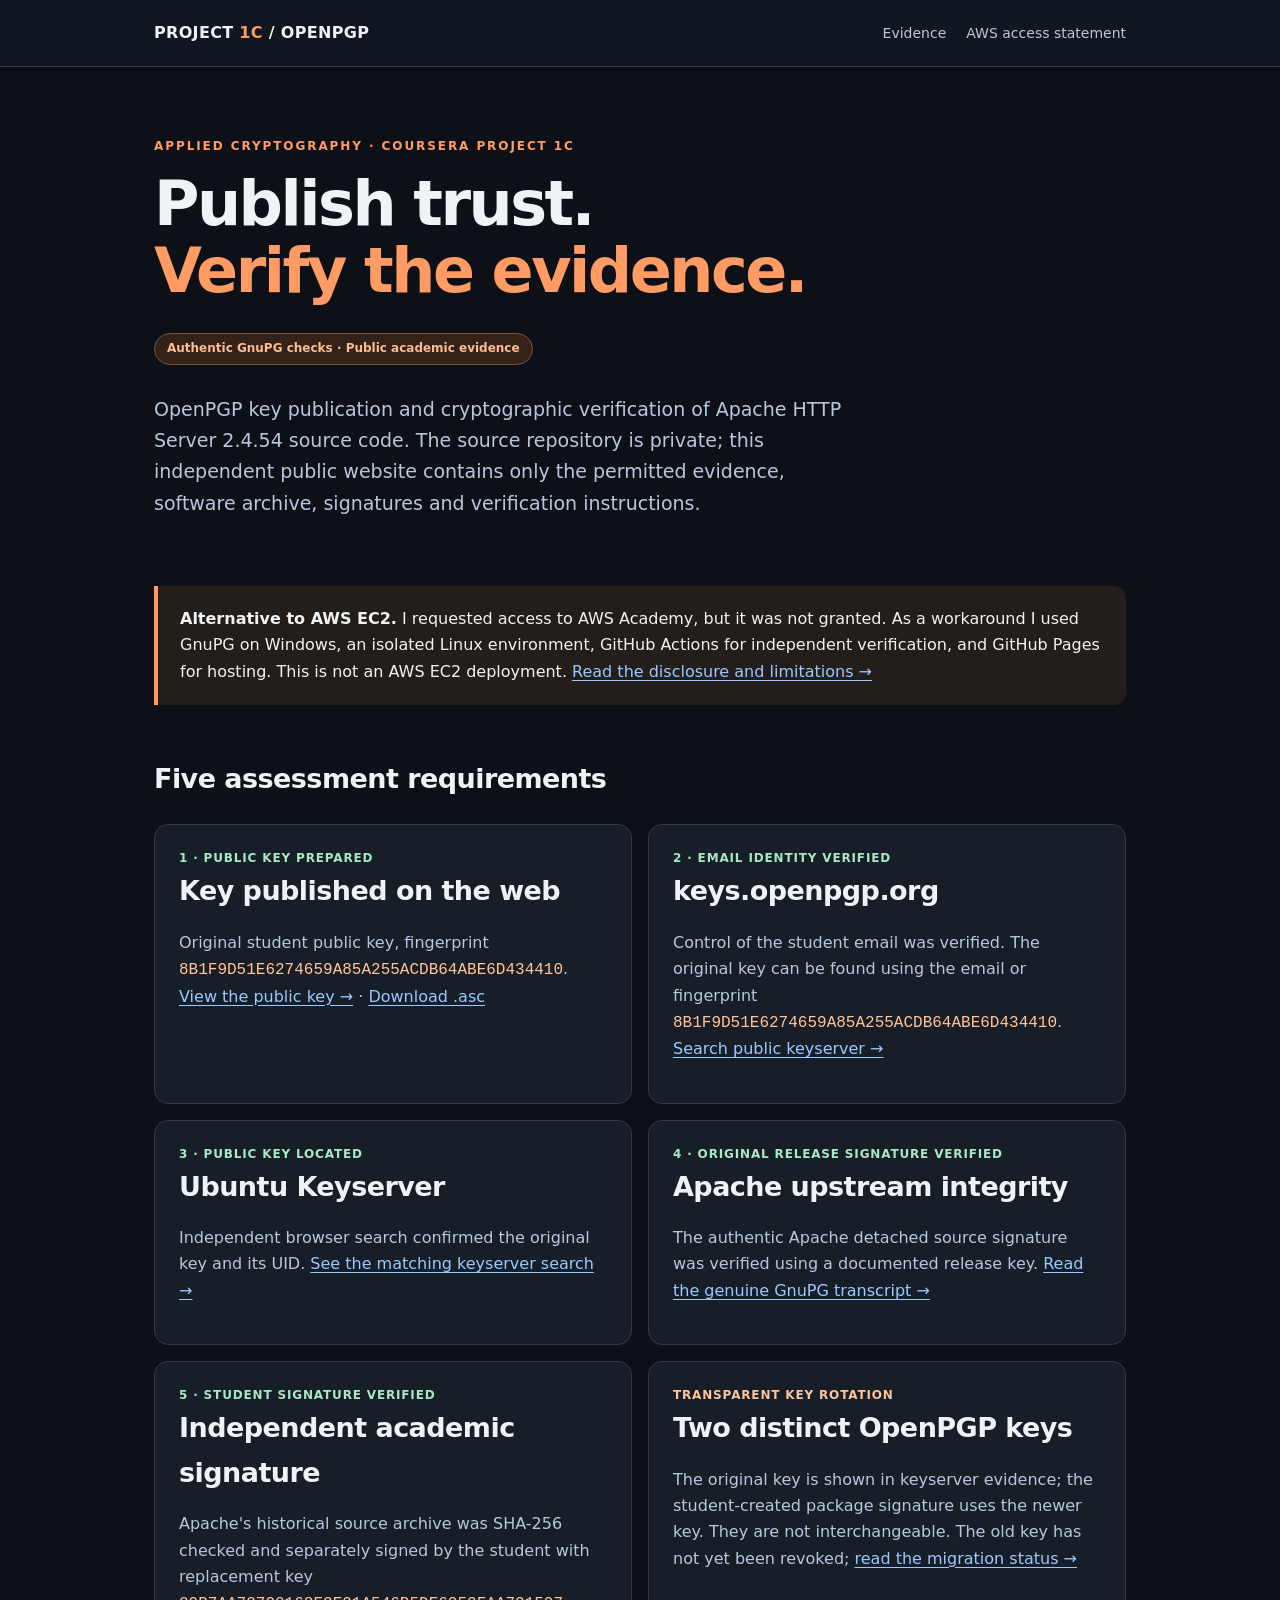
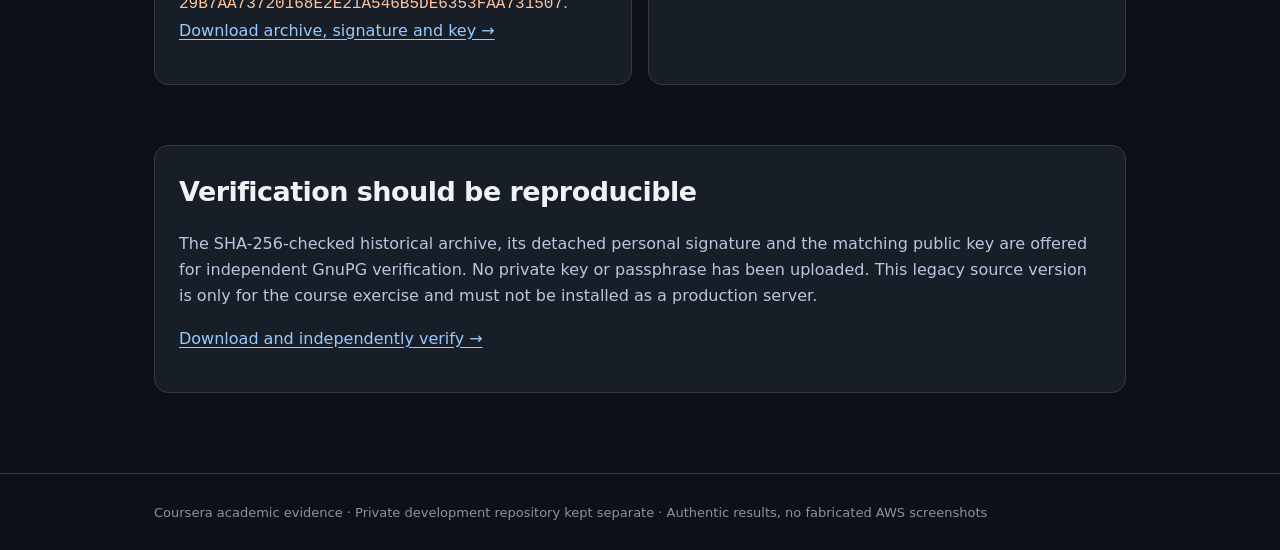
<file: index.html>
<!doctype html>
<html lang="en"><head><meta charset="utf-8"><meta name="viewport" content="width=device-width,initial-scale=1"><meta name="description" content="Coursera Project 1c: verified OpenPGP software signatures and transparent AWS alternative"><title>Project 1c | OpenPGP Verification Evidence</title><link rel="stylesheet" href="assets/site.css"></head><body>
<header class="nav"><div class="wrap"><a class="logo" href="./">PROJECT <span>1C</span> / OPENPGP</a><nav><a href="pgp/">Evidence</a><a href="statement.html">AWS access statement</a></nav></div></header>
<main class="wrap">
<section class="hero"><div class="eyebrow">Applied cryptography · Coursera Project 1c</div><h1>Publish trust.<br><span style="color:#ff9b63">Verify the evidence.</span></h1>
<span class="pill">Authentic GnuPG checks · Public academic evidence</span>
<p>OpenPGP key publication and cryptographic verification of Apache HTTP Server 2.4.54 source code. The source repository is private; this independent public website contains only the permitted evidence, software archive, signatures and verification instructions.</p></section>
<section class="notice"><p><strong>Alternative to AWS EC2.</strong> I requested access to AWS Academy, but it was not granted. As a workaround I used GnuPG on Windows, an isolated Linux environment, GitHub Actions for independent verification, and GitHub Pages for hosting. This is not an AWS EC2 deployment. <a href="statement.html">Read the disclosure and limitations →</a></p></section>
<section class="section"><h2>Five assessment requirements</h2><div class="grid">
<article class="card"><div class="status completed">1 · Public key prepared</div><h2>Key published on the web</h2><p>Original student public key, fingerprint <code>8B1F9D51E6274659A85A255ACDB64ABE6D434410</code>. <a href="pgp/public-key.html">View the public key →</a> · <a href="pgp/mypubkey.asc">Download .asc</a></p></article>
<article class="card"><div class="status completed">2 · Email identity verified</div><h2>keys.openpgp.org</h2><p>Control of the student email was verified. The original key can be found using the email or fingerprint <code>8B1F9D51E6274659A85A255ACDB64ABE6D434410</code>. <a href="https://keys.openpgp.org/">Search public keyserver →</a></p></article>
<article class="card"><div class="status completed">3 · Public key located</div><h2>Ubuntu Keyserver</h2><p>Independent browser search confirmed the original key and its UID. <a href="https://keyserver.ubuntu.com/pks/lookup?search=0x8B1F9D51E6274659A85A255ACDB64ABE6D434410&amp;fingerprint=on&amp;op=index">See the matching keyserver search →</a></p></article>
<article class="card"><div class="status completed">4 · Original release signature verified</div><h2>Apache upstream integrity</h2><p>The authentic Apache detached source signature was verified using a documented release key. <a href="pgp/httpdVerified.html">Read the genuine GnuPG transcript →</a></p></article>
<article class="card"><div class="status completed">5 · Student signature verified</div><h2>Independent academic signature</h2><p>Apache's historical source archive was SHA-256 checked and separately signed by the student with replacement key <code>29B7AA73720168E2E21A546B5DE6353FAA731507</code>. <a href="pgp/myhttpd.html">Download archive, signature and key →</a></p></article>
<article class="card"><div class="status">Transparent key rotation</div><h2>Two distinct OpenPGP keys</h2><p>The original key is shown in keyserver evidence; the student-created package signature uses the newer key. They are not interchangeable. The old key has not yet been revoked; <a href="statement.html">read the migration status →</a></p></article>
</div></section><section class="section"><article class="card"><h2>Verification should be reproducible</h2><p>The SHA-256-checked historical archive, its detached personal signature and the matching public key are offered for independent GnuPG verification. No private key or passphrase has been uploaded. This legacy source version is only for the course exercise and must not be installed as a production server.</p><p><a href="pgp/myhttpd.html">Download and independently verify →</a></p></article></section>
</main><footer class="footer"><div class="wrap">Coursera academic evidence · Private development repository kept separate · Authentic results, no fabricated AWS screenshots</div></footer></body></html>
</file>
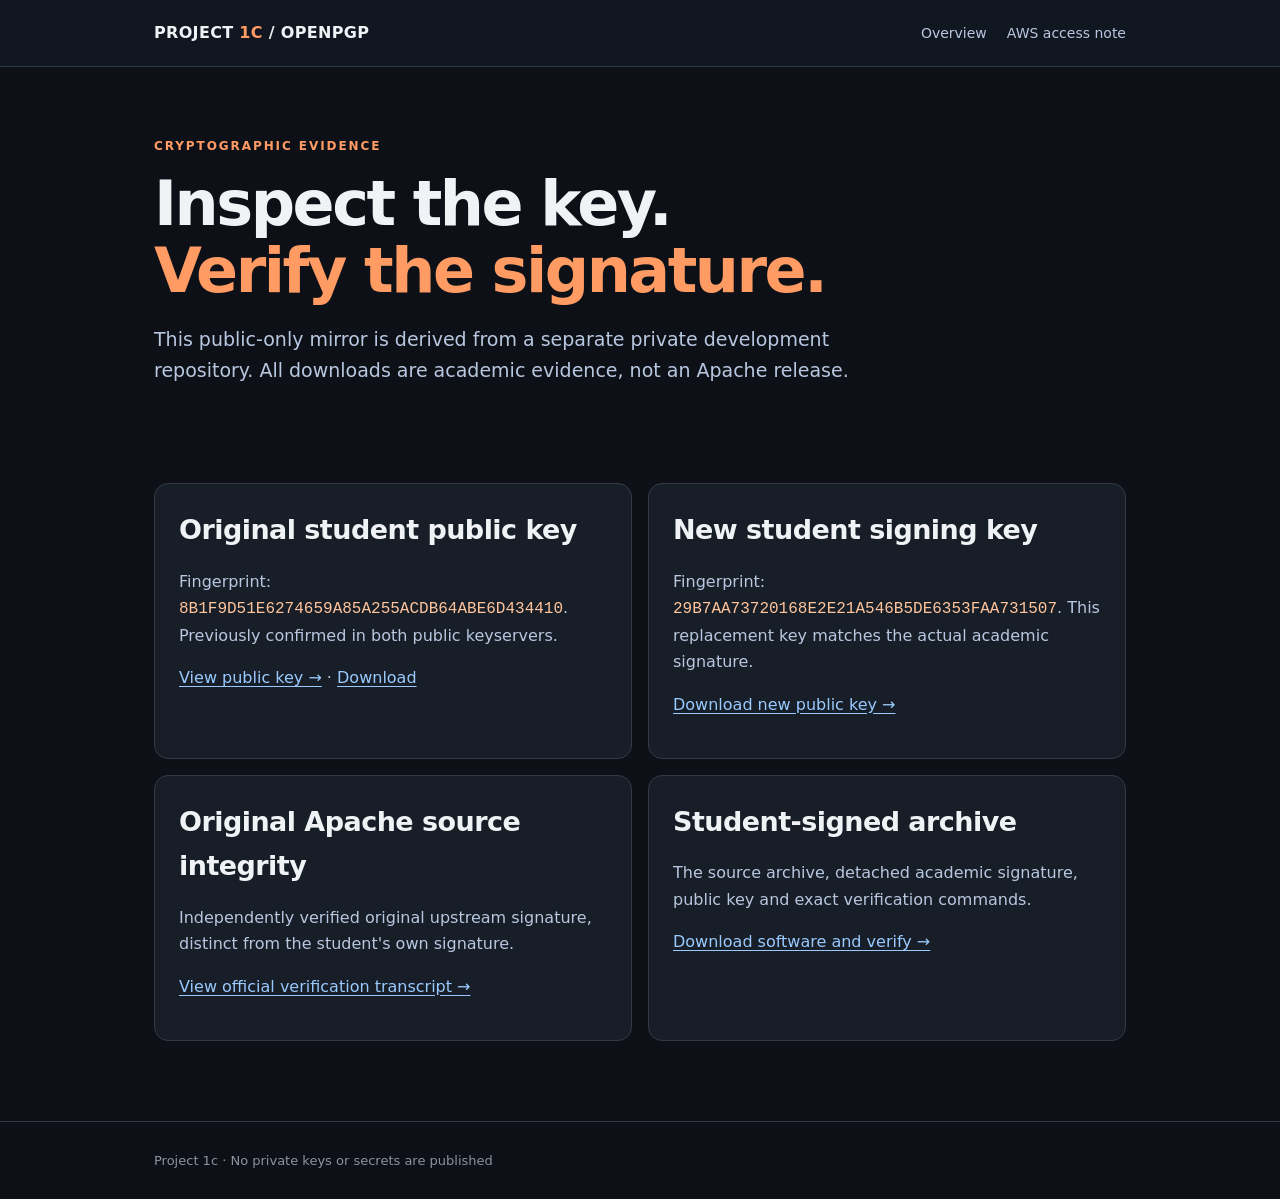
<file: pgp/index.html>
<!doctype html><html lang="en"><head><meta charset="utf-8"><meta name="viewport" content="width=device-width,initial-scale=1"><title>Public GPG Evidence | Project 1c</title><link rel="stylesheet" href="../assets/site.css"></head><body><header class="nav"><div class="wrap"><a class="logo" href="../">PROJECT <span>1C</span> / OPENPGP</a><nav><a href="../">Overview</a><a href="../statement.html">AWS access note</a></nav></div></header><main class="wrap"><section class="hero"><div class="eyebrow">Cryptographic evidence</div><h1>Inspect the key.<br><span style="color:#ff9b63">Verify the signature.</span></h1><p>This public-only mirror is derived from a separate private development repository. All downloads are academic evidence, not an Apache release.</p></section><section class="section"><div class="grid">
<article class="card"><h2>Original student public key</h2><p>Fingerprint: <code>8B1F9D51E6274659A85A255ACDB64ABE6D434410</code>. Previously confirmed in both public keyservers.</p><p><a href="public-key.html">View public key →</a> · <a href="mypubkey.asc">Download</a></p></article>
<article class="card"><h2>New student signing key</h2><p>Fingerprint: <code>29B7AA73720168E2E21A546B5DE6353FAA731507</code>. This replacement key matches the actual academic signature.</p><p><a href="mypubkey-new.asc">Download new public key →</a></p></article>
<article class="card"><h2>Original Apache source integrity</h2><p>Independently verified original upstream signature, distinct from the student's own signature.</p><p><a href="httpdVerified.html">View official verification transcript →</a></p></article>
<article class="card"><h2>Student-signed archive</h2><p>The source archive, detached academic signature, public key and exact verification commands.</p><p><a href="myhttpd.html">Download software and verify →</a></p></article>
</div></section></main><footer class="footer"><div class="wrap">Project 1c · No private keys or secrets are published</div></footer></body></html>
</file>
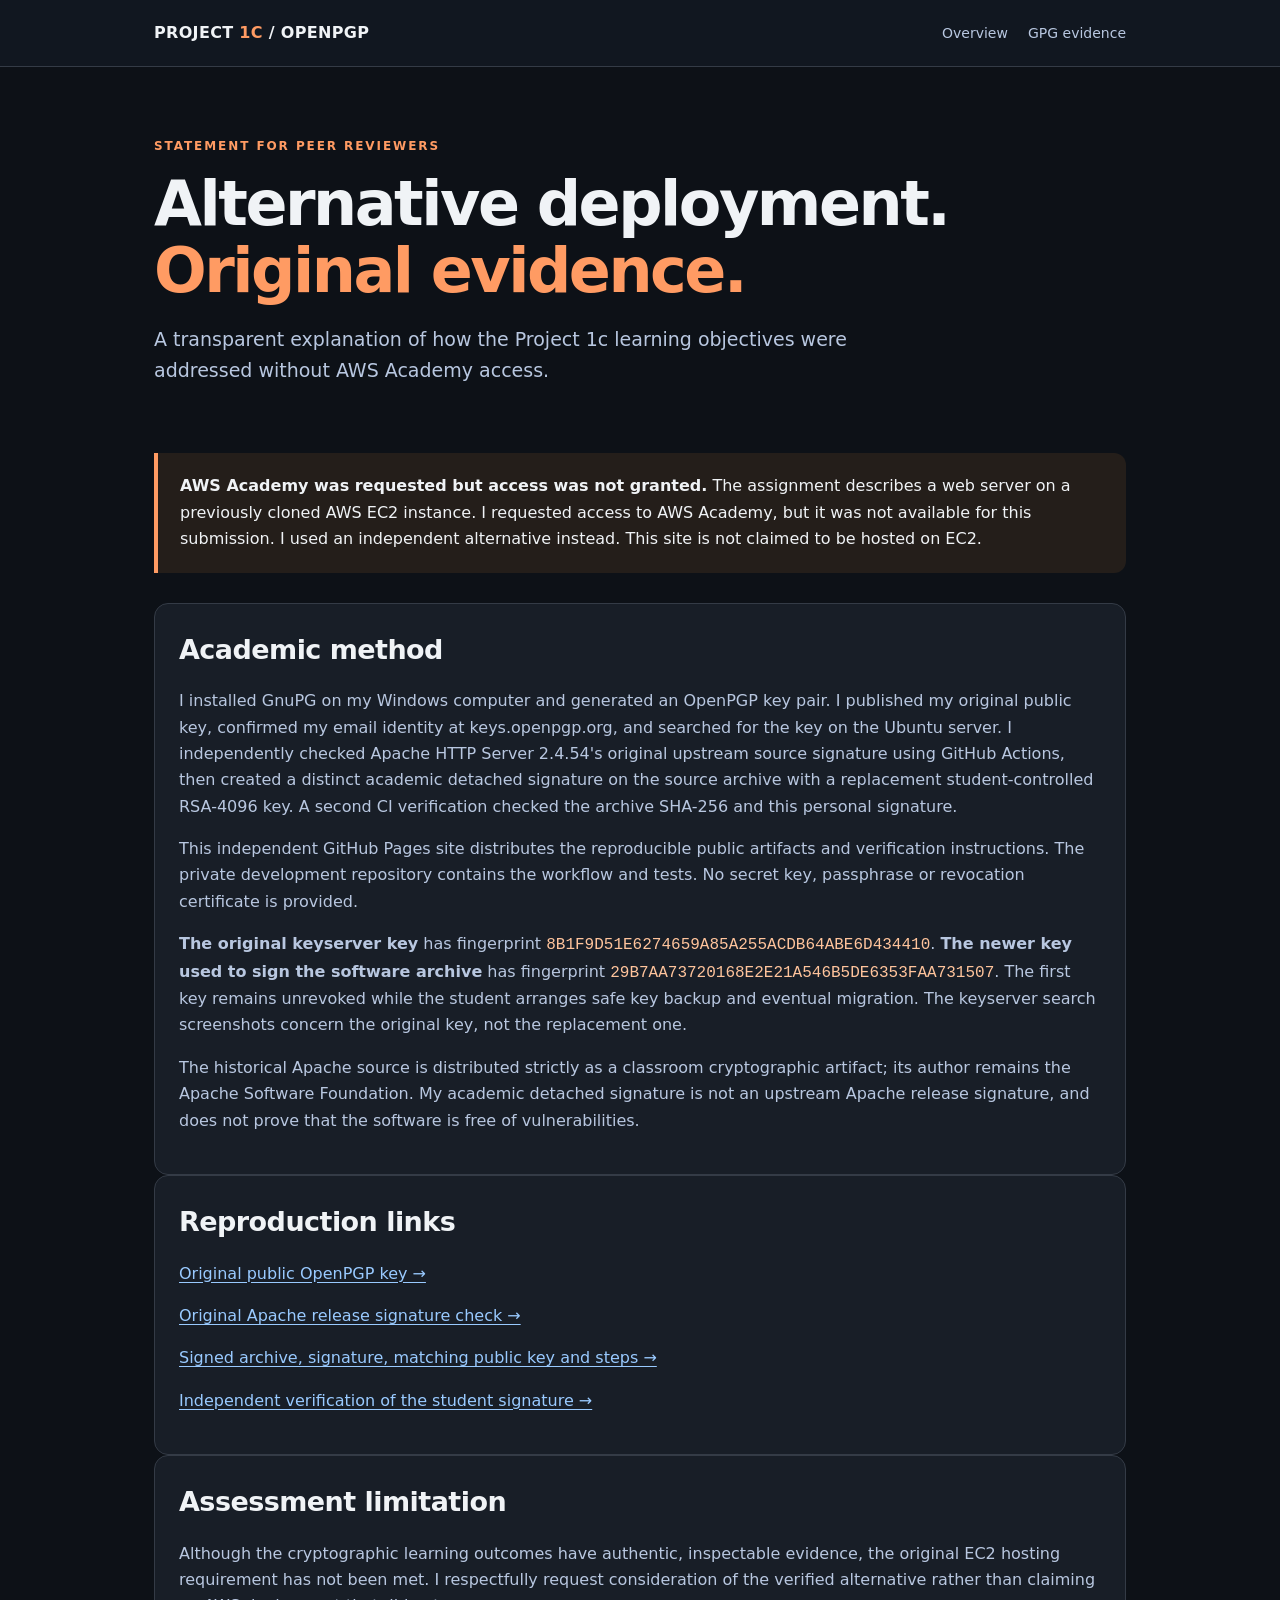
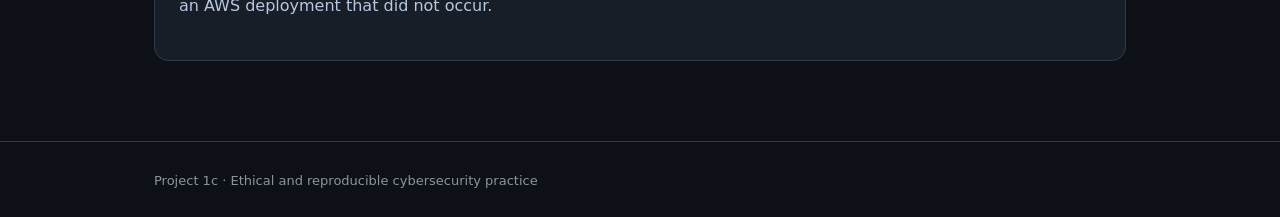
<file: statement.html>
<!doctype html><html lang="en"><head><meta charset="utf-8"><meta name="viewport" content="width=device-width,initial-scale=1"><title>AWS Academy Access Statement | Project 1c</title><link rel="stylesheet" href="assets/site.css"></head><body><header class="nav"><div class="wrap"><a class="logo" href="./">PROJECT <span>1C</span> / OPENPGP</a><nav><a href="./">Overview</a><a href="pgp/">GPG evidence</a></nav></div></header><main class="wrap"><section class="hero"><div class="eyebrow">Statement for peer reviewers</div><h1>Alternative deployment.<br><span style="color:#ff9b63">Original evidence.</span></h1><p>A transparent explanation of how the Project 1c learning objectives were addressed without AWS Academy access.</p></section>
<section class="notice"><p><strong>AWS Academy was requested but access was not granted.</strong> The assignment describes a web server on a previously cloned AWS EC2 instance. I requested access to AWS Academy, but it was not available for this submission. I used an independent alternative instead. This site is not claimed to be hosted on EC2.</p></section>
<section class="section"><article class="card"><h2>Academic method</h2><p>I installed GnuPG on my Windows computer and generated an OpenPGP key pair. I published my original public key, confirmed my email identity at keys.openpgp.org, and searched for the key on the Ubuntu server. I independently checked Apache HTTP Server 2.4.54's original upstream source signature using GitHub Actions, then created a distinct academic detached signature on the source archive with a replacement student-controlled RSA-4096 key. A second CI verification checked the archive SHA-256 and this personal signature.</p>
<p>This independent GitHub Pages site distributes the reproducible public artifacts and verification instructions. The private development repository contains the workflow and tests. No secret key, passphrase or revocation certificate is provided.</p>
<p><strong>The original keyserver key</strong> has fingerprint <code>8B1F9D51E6274659A85A255ACDB64ABE6D434410</code>. <strong>The newer key used to sign the software archive</strong> has fingerprint <code>29B7AA73720168E2E21A546B5DE6353FAA731507</code>. The first key remains unrevoked while the student arranges safe key backup and eventual migration. The keyserver search screenshots concern the original key, not the replacement one.</p>
<p>The historical Apache source is distributed strictly as a classroom cryptographic artifact; its author remains the Apache Software Foundation. My academic detached signature is not an upstream Apache release signature, and does not prove that the software is free of vulnerabilities.</p></article>
<article class="card"><h2>Reproduction links</h2><p><a href="pgp/public-key.html">Original public OpenPGP key →</a></p><p><a href="pgp/httpdVerified.html">Original Apache release signature check →</a></p><p><a href="pgp/myhttpd.html">Signed archive, signature, matching public key and steps →</a></p><p><a href="pgp/personalSignatureVerified.html">Independent verification of the student signature →</a></p></article>
<article class="card"><h2>Assessment limitation</h2><p>Although the cryptographic learning outcomes have authentic, inspectable evidence, the original EC2 hosting requirement has not been met. I respectfully request consideration of the verified alternative rather than claiming an AWS deployment that did not occur.</p></article></section></main>
<footer class="footer"><div class="wrap">Project 1c · Ethical and reproducible cybersecurity practice</div></footer></body></html>
</file>
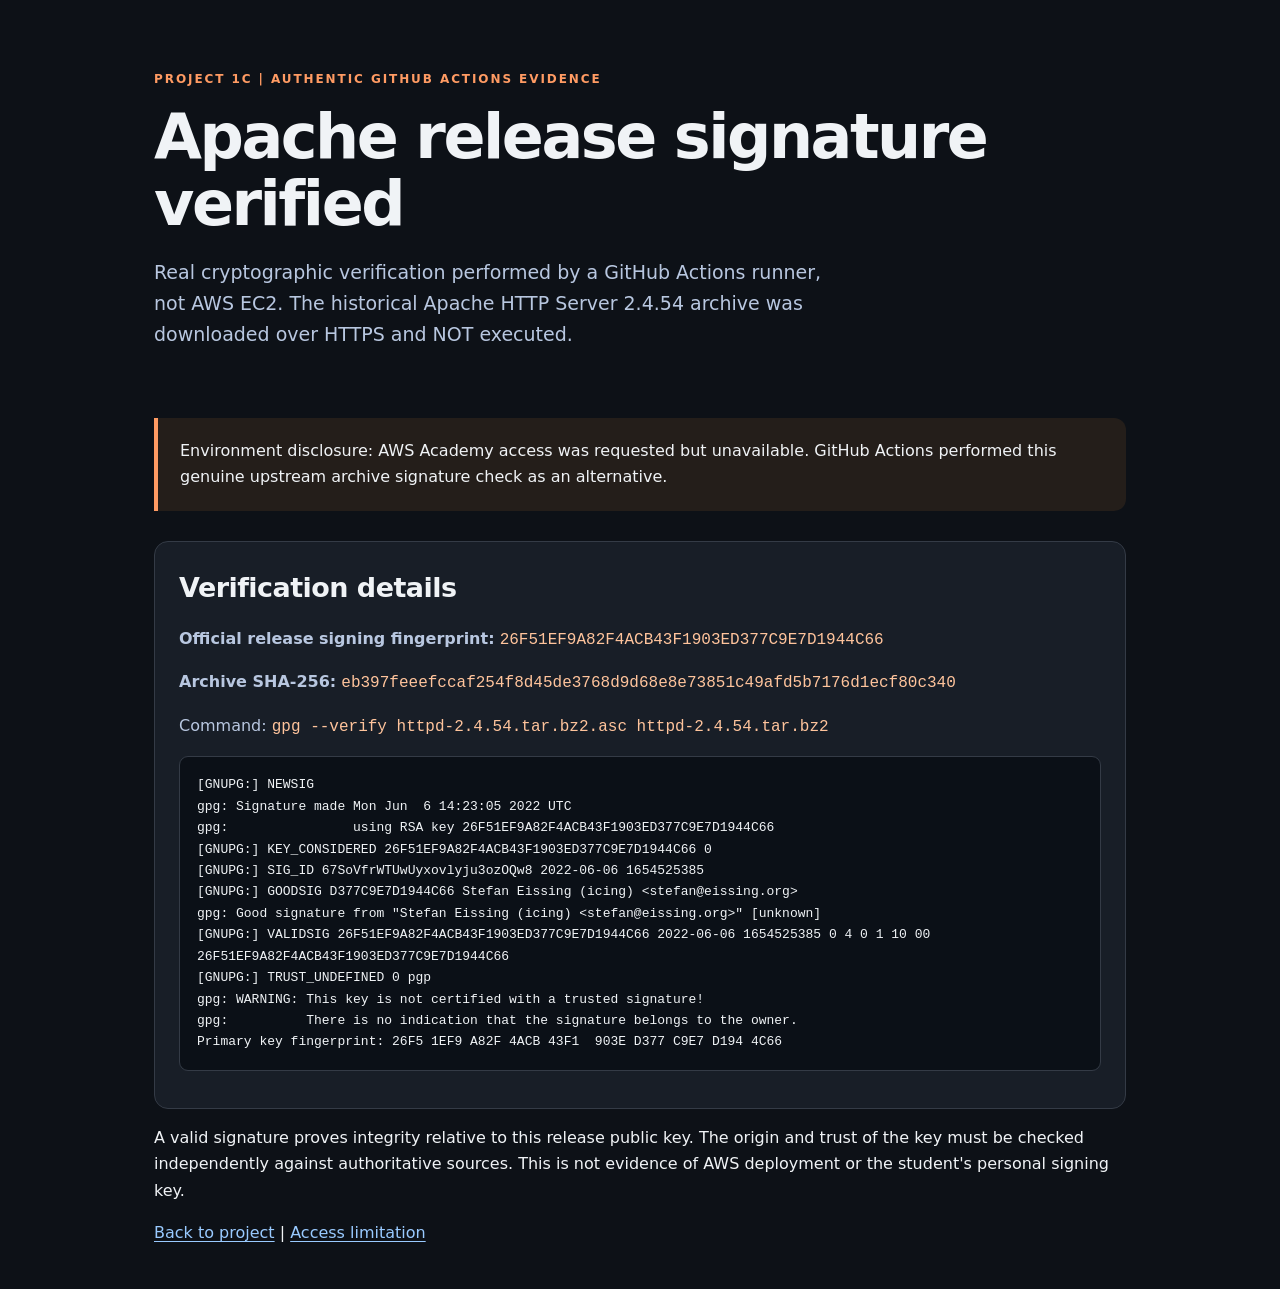
<file: pgp/httpdVerified.html>
<!doctype html><html lang="en"><head>
<meta charset="utf-8"><meta name="viewport" content="width=device-width,initial-scale=1">
<title>Verified Apache HTTP Server upstream signature - Project 1c</title>
<link rel="stylesheet" href="../assets/site.css"></head><body>
<main class="wrap"><section class="hero"><div class="eyebrow">Project 1c | authentic GitHub Actions evidence</div>
<h1>Apache release signature verified</h1>
<p>Real cryptographic verification performed by a GitHub Actions runner, not AWS EC2.
The historical Apache HTTP Server 2.4.54 archive was downloaded over HTTPS and NOT executed.</p></section>
<section class="notice"><p>Environment disclosure: AWS Academy access was requested but unavailable.
GitHub Actions performed this genuine upstream archive signature check as an alternative.</p></section>
<section class="section"><div class="card"><h2>Verification details</h2>
<p><strong>Official release signing fingerprint:</strong> <code>26F51EF9A82F4ACB43F1903ED377C9E7D1944C66</code></p>
<p><strong>Archive SHA-256:</strong> <code>eb397feeefccaf254f8d45de3768d9d68e8e73851c49afd5b7176d1ecf80c340</code></p>
<p>Command: <code>gpg --verify httpd-2.4.54.tar.bz2.asc httpd-2.4.54.tar.bz2</code></p>
<pre>[GNUPG:] NEWSIG
gpg: Signature made Mon Jun  6 14:23:05 2022 UTC
gpg:                using RSA key 26F51EF9A82F4ACB43F1903ED377C9E7D1944C66
[GNUPG:] KEY_CONSIDERED 26F51EF9A82F4ACB43F1903ED377C9E7D1944C66 0
[GNUPG:] SIG_ID 67SoVfrWTUwUyxovlyju3ozOQw8 2022-06-06 1654525385
[GNUPG:] GOODSIG D377C9E7D1944C66 Stefan Eissing (icing) &lt;stefan@eissing.org&gt;
gpg: Good signature from &quot;Stefan Eissing (icing) &lt;stefan@eissing.org&gt;&quot; [unknown]
[GNUPG:] VALIDSIG 26F51EF9A82F4ACB43F1903ED377C9E7D1944C66 2022-06-06 1654525385 0 4 0 1 10 00 26F51EF9A82F4ACB43F1903ED377C9E7D1944C66
[GNUPG:] TRUST_UNDEFINED 0 pgp
gpg: WARNING: This key is not certified with a trusted signature!
gpg:          There is no indication that the signature belongs to the owner.
Primary key fingerprint: 26F5 1EF9 A82F 4ACB 43F1  903E D377 C9E7 D194 4C66
</pre></div>
<p>A valid signature proves integrity relative to this release public key.
The origin and trust of the key must be checked independently against authoritative sources.
This is not evidence of AWS deployment or the student's personal signing key.</p>
<p><a href="../">Back to project</a> | <a href="../statement.html">Access limitation</a></p>
</section></main></body></html>
</file>
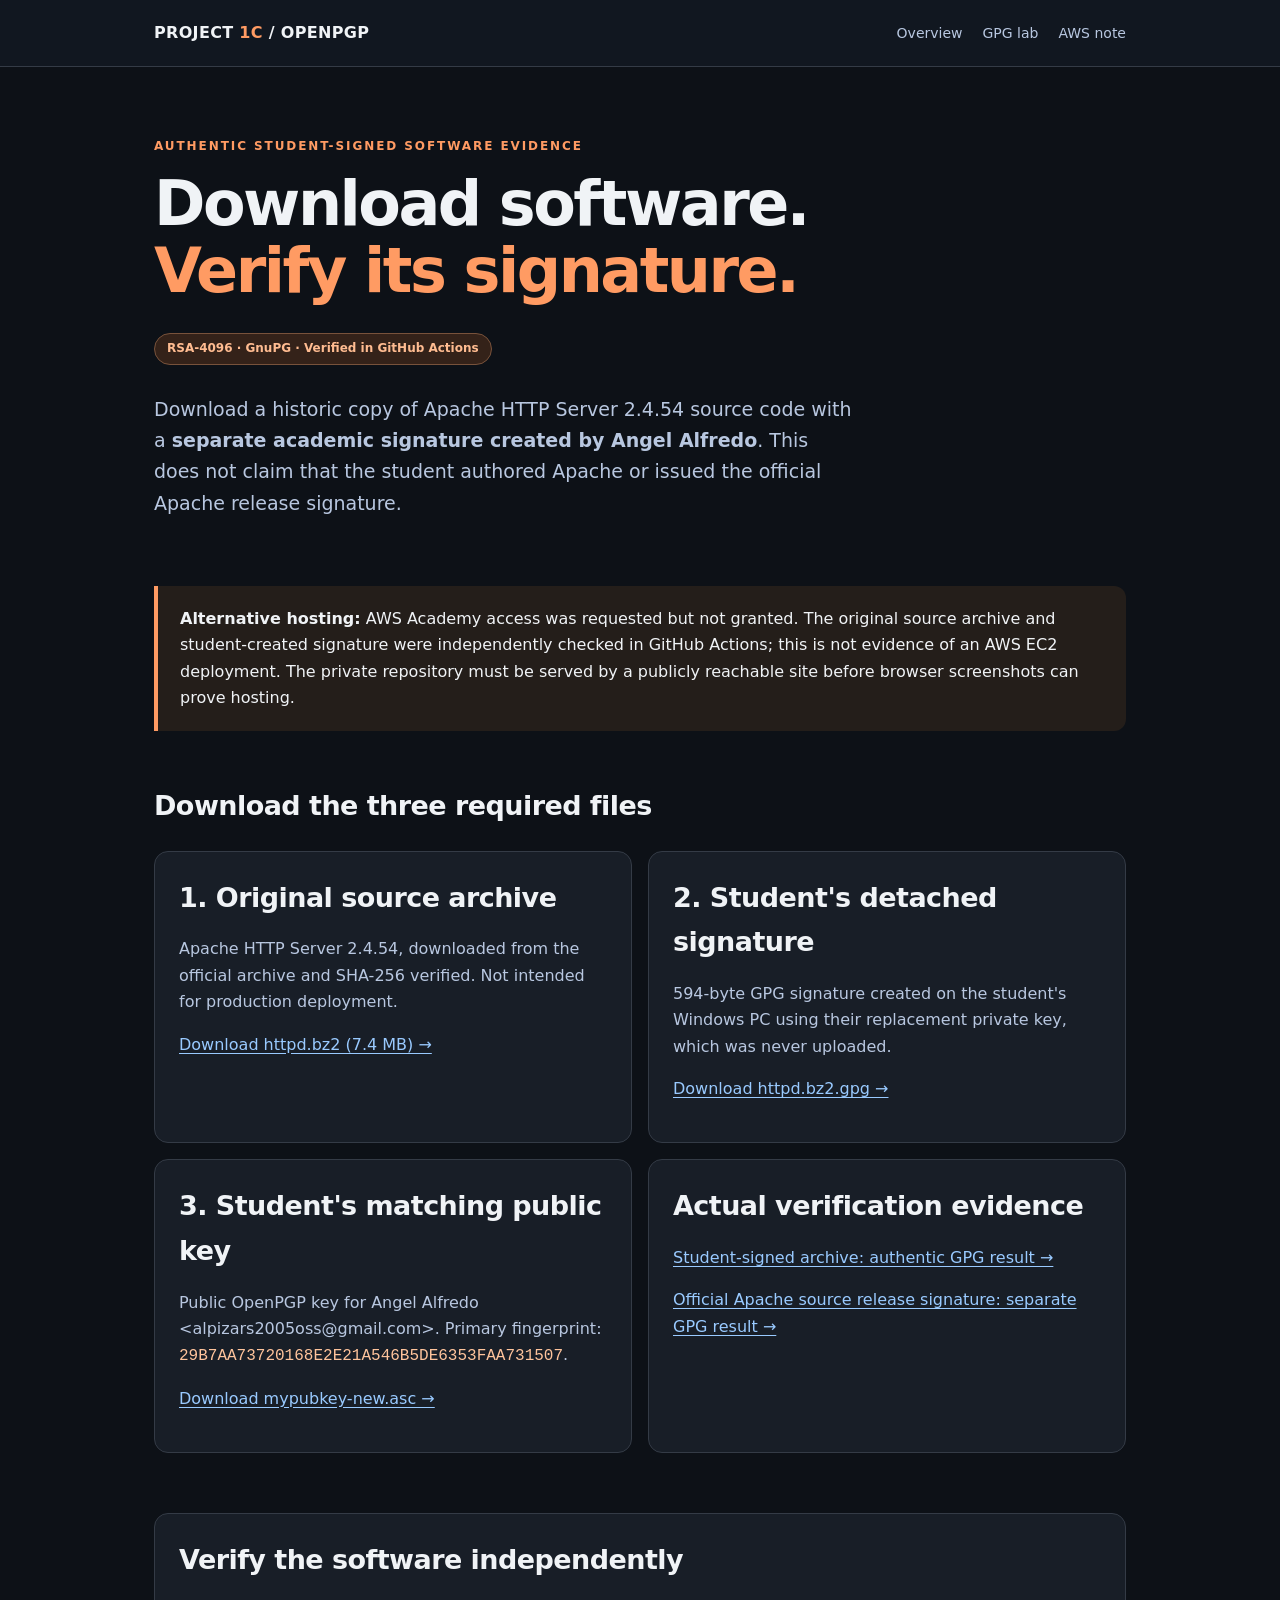
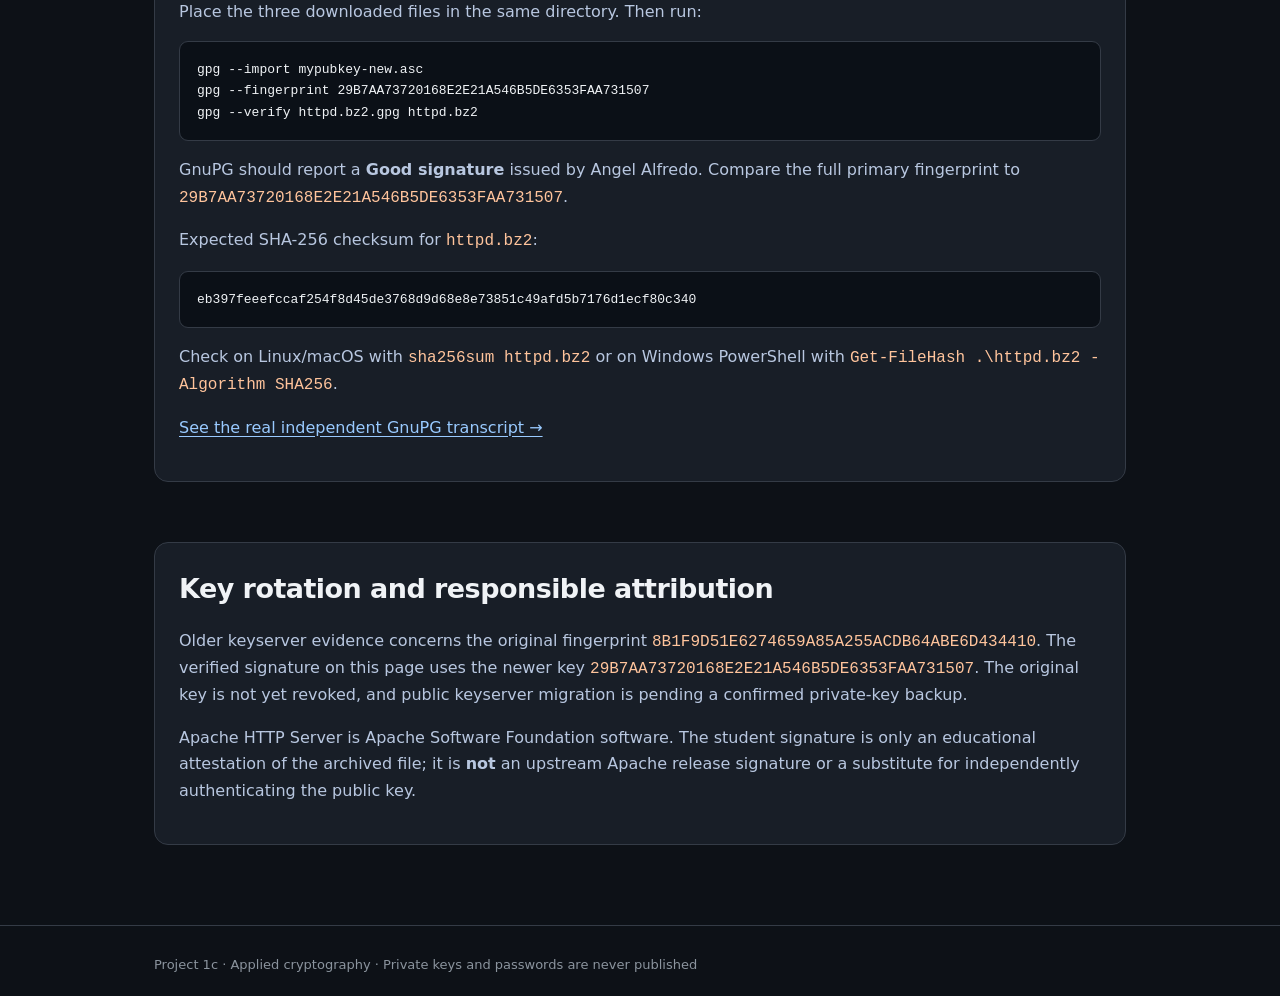
<file: pgp/myhttpd.html>
<!doctype html>
<html lang="en"><head><meta charset="utf-8"><meta name="viewport" content="width=device-width,initial-scale=1">
<meta name="description" content="Project 1c: real student-signed Apache source archive and verification instructions">
<title>Download and verify signed software | Project 1c</title><link rel="stylesheet" href="../assets/site.css"></head>
<body><header class="nav"><div class="wrap"><a class="logo" href="../">PROJECT <span>1C</span> / OPENPGP</a><nav><a href="../">Overview</a><a href="index.html">GPG lab</a><a href="../statement.html">AWS note</a></nav></div></header>
<main class="wrap"><section class="hero"><div class="eyebrow">Authentic student-signed software evidence</div>
<h1>Download software.<br><span style="color:#ff9b63">Verify its signature.</span></h1>
<span class="pill">RSA-4096 · GnuPG · Verified in GitHub Actions</span>
<p>Download a historic copy of Apache HTTP Server 2.4.54 source code with a <strong>separate academic signature created by Angel Alfredo</strong>. This does not claim that the student authored Apache or issued the official Apache release signature.</p></section>
<section class="notice"><p><strong>Alternative hosting:</strong> AWS Academy access was requested but not granted. The original source archive and student-created signature were independently checked in GitHub Actions; this is not evidence of an AWS EC2 deployment. The private repository must be served by a publicly reachable site before browser screenshots can prove hosting.</p></section>
<section class="section"><h2>Download the three required files</h2><div class="grid">
<article class="card"><h2>1. Original source archive</h2><p>Apache HTTP Server 2.4.54, downloaded from the official archive and SHA-256 verified. Not intended for production deployment.</p><p><a href="httpd.bz2" download="httpd.bz2">Download httpd.bz2 (7.4 MB) →</a></p></article>
<article class="card"><h2>2. Student's detached signature</h2><p>594-byte GPG signature created on the student's Windows PC using their replacement private key, which was never uploaded.</p><p><a href="httpd.bz2.gpg" download="httpd.bz2.gpg">Download httpd.bz2.gpg →</a></p></article>
<article class="card"><h2>3. Student's matching public key</h2><p>Public OpenPGP key for Angel Alfredo &lt;alpizars2005oss@gmail.com&gt;. Primary fingerprint: <code>29B7AA73720168E2E21A546B5DE6353FAA731507</code>.</p><p><a href="mypubkey-new.asc" download="mypubkey-new.asc">Download mypubkey-new.asc →</a></p></article>
<article class="card"><h2>Actual verification evidence</h2><p><a href="personalSignatureVerified.html">Student-signed archive: authentic GPG result →</a></p><p><a href="httpdVerified.html">Official Apache source release signature: separate GPG result →</a></p></article>
</div></section>
<section class="section"><article class="card"><h2>Verify the software independently</h2>
<p>Place the three downloaded files in the same directory. Then run:</p>
<pre>gpg --import mypubkey-new.asc
gpg --fingerprint 29B7AA73720168E2E21A546B5DE6353FAA731507
gpg --verify httpd.bz2.gpg httpd.bz2</pre>
<p>GnuPG should report a <strong>Good signature</strong> issued by Angel Alfredo. Compare the full primary fingerprint to <code>29B7AA73720168E2E21A546B5DE6353FAA731507</code>.</p>
<p>Expected SHA-256 checksum for <code>httpd.bz2</code>:</p>
<pre>eb397feeefccaf254f8d45de3768d9d68e8e73851c49afd5b7176d1ecf80c340</pre>
<p>Check on Linux/macOS with <code>sha256sum httpd.bz2</code> or on Windows PowerShell with <code>Get-FileHash .\httpd.bz2 -Algorithm SHA256</code>.</p>
<p><a href="personalSignatureVerified.html">See the real independent GnuPG transcript →</a></p>
</article></section>
<section class="section"><article class="card"><h2>Key rotation and responsible attribution</h2>
<p>Older keyserver evidence concerns the original fingerprint <code>8B1F9D51E6274659A85A255ACDB64ABE6D434410</code>. The verified signature on this page uses the newer key <code>29B7AA73720168E2E21A546B5DE6353FAA731507</code>. The original key is not yet revoked, and public keyserver migration is pending a confirmed private-key backup.</p>
<p>Apache HTTP Server is Apache Software Foundation software. The student signature is only an educational attestation of the archived file; it is <strong>not</strong> an upstream Apache release signature or a substitute for independently authenticating the public key.</p>
</article></section></main><footer class="footer"><div class="wrap">Project 1c · Applied cryptography · Private keys and passwords are never published</div></footer></body></html>
</file>
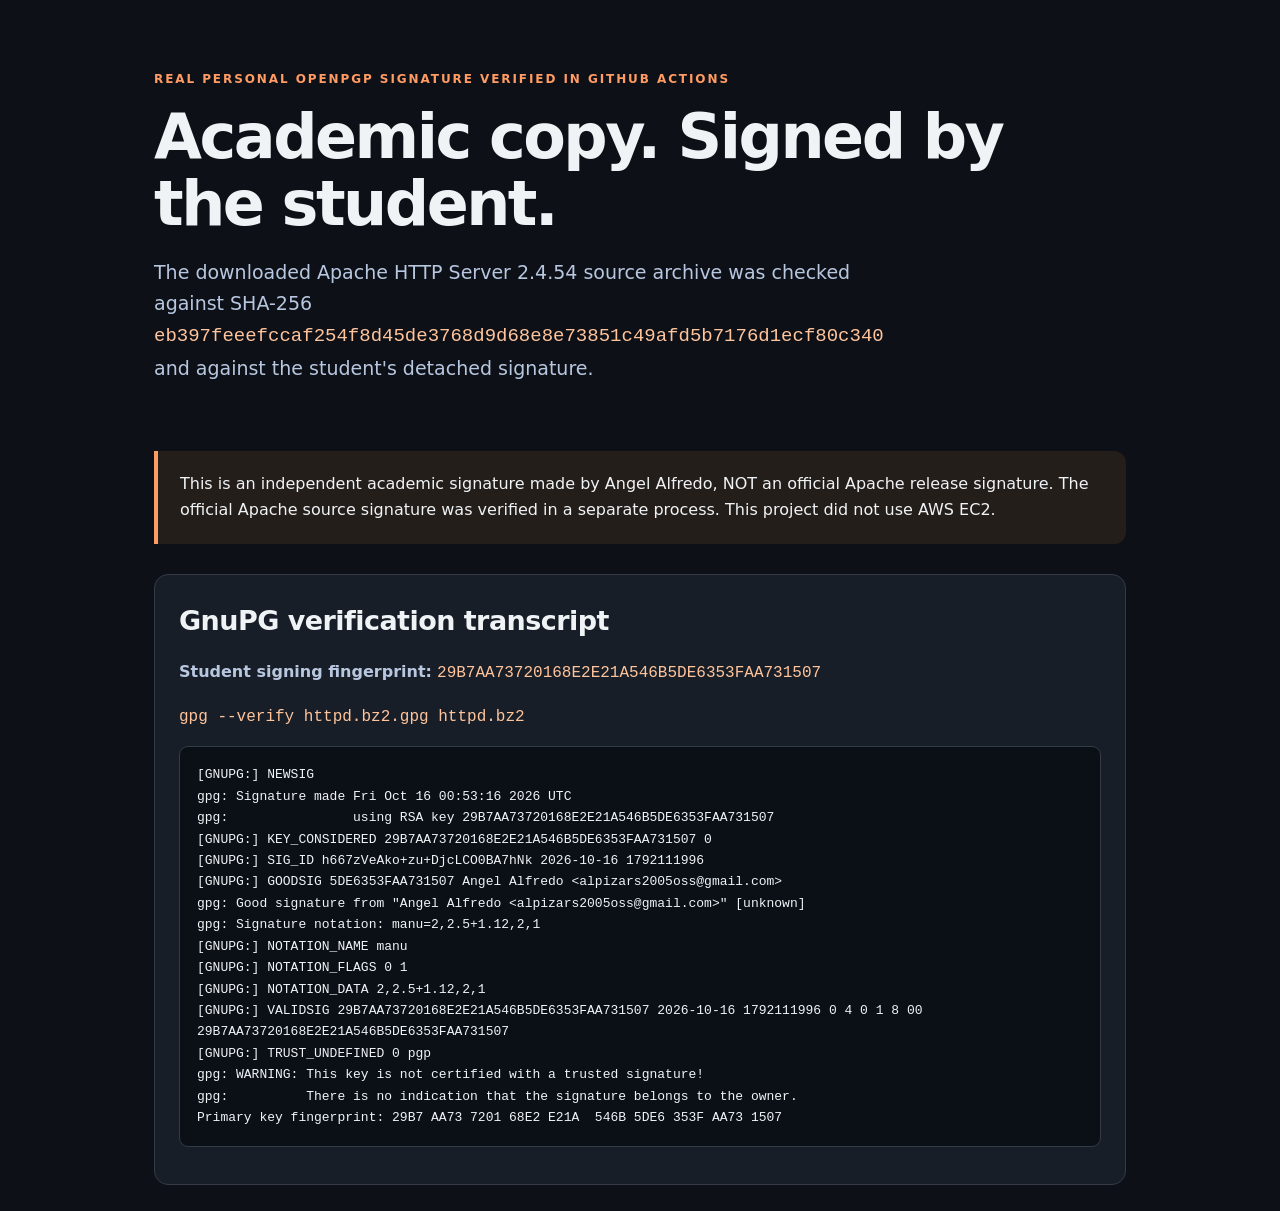
<file: pgp/personalSignatureVerified.html>
<!doctype html><html lang="en"><head><meta charset="utf-8">
<meta name="viewport" content="width=device-width,initial-scale=1">
<title>Student-signed Apache archive | Project 1c</title>
<link rel="stylesheet" href="../assets/site.css"></head><body>
<main class="wrap"><section class="hero">
<div class="eyebrow">Real personal OpenPGP signature verified in GitHub Actions</div>
<h1>Academic copy. Signed by the student.</h1>
<p>The downloaded Apache HTTP Server 2.4.54 source archive was checked against
SHA-256 <code>eb397feeefccaf254f8d45de3768d9d68e8e73851c49afd5b7176d1ecf80c340</code> and against the student's detached signature.</p>
</section><section class="notice">
This is an independent academic signature made by Angel Alfredo, NOT an official Apache release signature.
The official Apache source signature was verified in a separate process. This project did not use AWS EC2.
</section><section class="section"><article class="card">
<h2>GnuPG verification transcript</h2>
<p><strong>Student signing fingerprint:</strong> <code>29B7AA73720168E2E21A546B5DE6353FAA731507</code></p>
<p><code>gpg --verify httpd.bz2.gpg httpd.bz2</code></p>
<pre>[GNUPG:] NEWSIG
gpg: Signature made Fri Oct 16 00:53:16 2026 UTC
gpg:                using RSA key 29B7AA73720168E2E21A546B5DE6353FAA731507
[GNUPG:] KEY_CONSIDERED 29B7AA73720168E2E21A546B5DE6353FAA731507 0
[GNUPG:] SIG_ID h667zVeAko+zu+DjcLCO0BA7hNk 2026-10-16 1792111996
[GNUPG:] GOODSIG 5DE6353FAA731507 Angel Alfredo &lt;alpizars2005oss@gmail.com&gt;
gpg: Good signature from &quot;Angel Alfredo &lt;alpizars2005oss@gmail.com&gt;&quot; [unknown]
gpg: Signature notation: manu=2,2.5+1.12,2,1
[GNUPG:] NOTATION_NAME manu
[GNUPG:] NOTATION_FLAGS 0 1
[GNUPG:] NOTATION_DATA 2,2.5+1.12,2,1
[GNUPG:] VALIDSIG 29B7AA73720168E2E21A546B5DE6353FAA731507 2026-10-16 1792111996 0 4 0 1 8 00 29B7AA73720168E2E21A546B5DE6353FAA731507
[GNUPG:] TRUST_UNDEFINED 0 pgp
gpg: WARNING: This key is not certified with a trusted signature!
gpg:          There is no indication that the signature belongs to the owner.
Primary key fingerprint: 29B7 AA73 7201 68E2 E21A  546B 5DE6 353F AA73 1507
</pre></article></section></main></body></html>
</file>
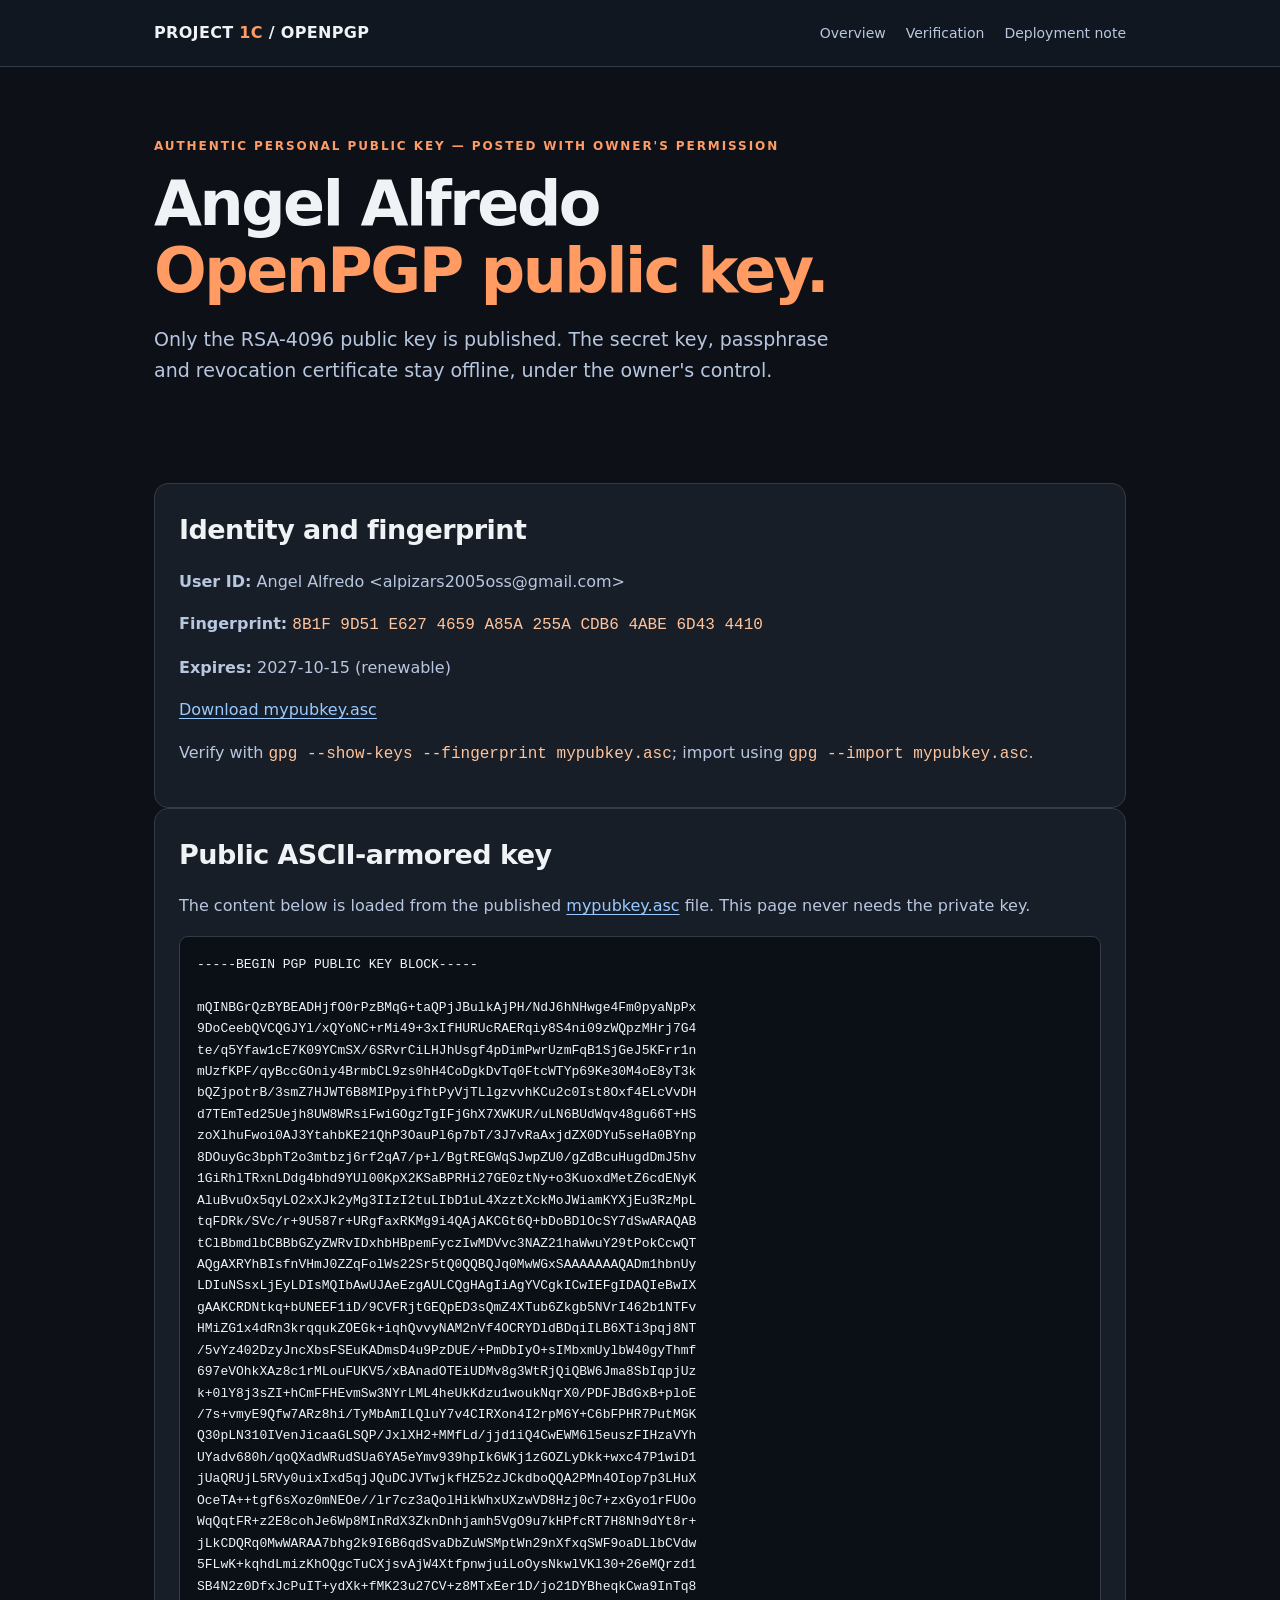
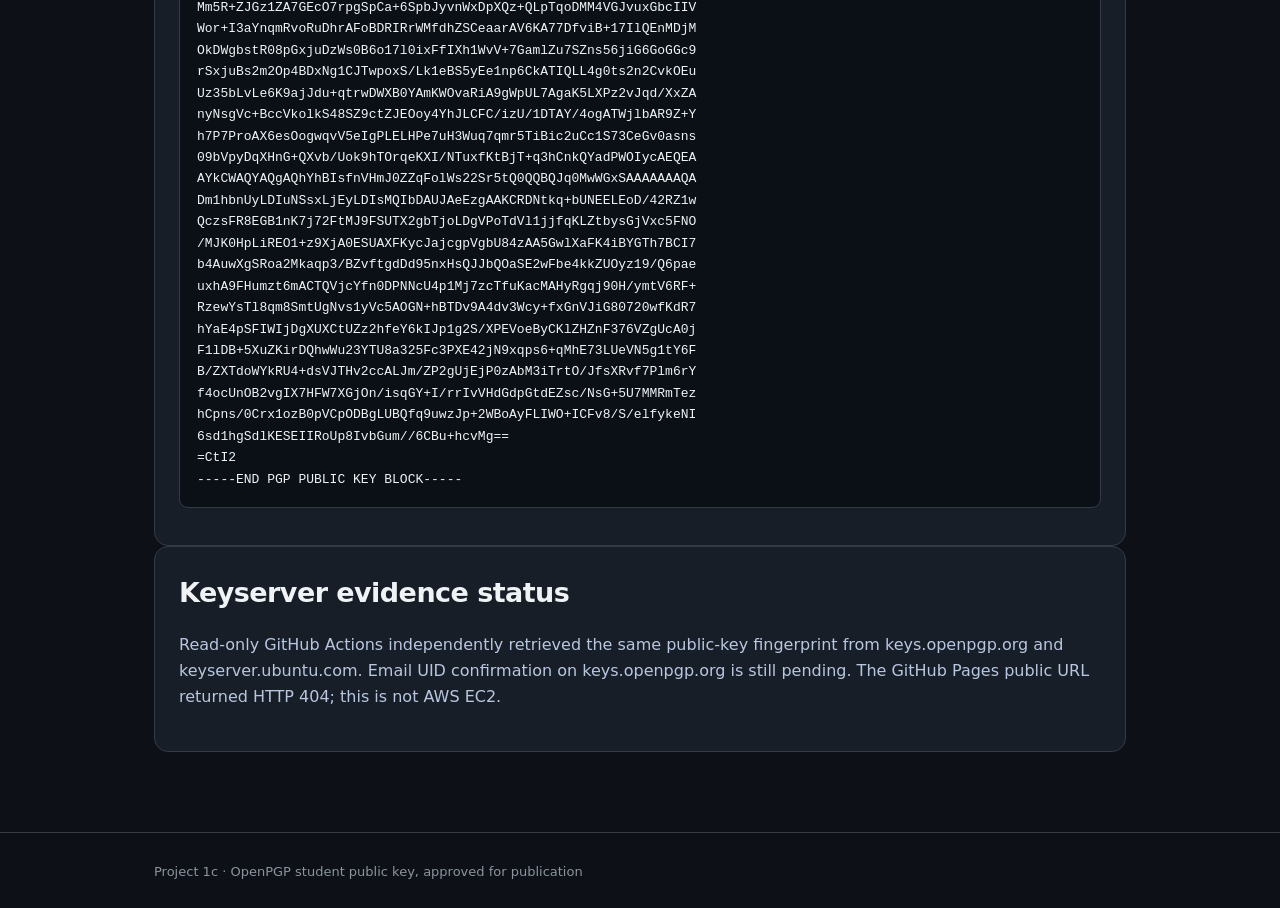
<file: pgp/public-key.html>
<!doctype html><html lang="en"><head><meta charset="utf-8"><meta name="viewport" content="width=device-width,initial-scale=1"><title>Angel Alfredo — Public OpenPGP Key | Project 1c</title><link rel="stylesheet" href="../assets/site.css"></head>
<body><header class="nav"><div class="wrap"><a class="logo" href="../">PROJECT <span>1C</span> / OPENPGP</a><nav><a href="../">Overview</a><a href="index.html">Verification</a><a href="../statement.html">Deployment note</a></nav></div></header>
<main class="wrap"><section class="hero"><div class="eyebrow">Authentic personal public key — posted with owner's permission</div><h1>Angel Alfredo<br><span style="color:#ff9b63">OpenPGP public key.</span></h1><p>Only the RSA-4096 public key is published. The secret key, passphrase and revocation certificate stay offline, under the owner's control.</p></section>
<section class="section"><article class="card"><h2>Identity and fingerprint</h2>
<p><strong>User ID:</strong> Angel Alfredo &lt;alpizars2005oss@gmail.com&gt;</p>
<p><strong>Fingerprint:</strong> <code>8B1F 9D51 E627 4659 A85A 255A CDB6 4ABE 6D43 4410</code></p>
<p><strong>Expires:</strong> 2027-10-15 (renewable)</p>
<p><a href="mypubkey.asc">Download mypubkey.asc</a></p><p>Verify with <code>gpg --show-keys --fingerprint mypubkey.asc</code>; import using <code>gpg --import mypubkey.asc</code>.</p></article>
<article class="card"><h2>Public ASCII-armored key</h2><p>The content below is loaded from the published <a href="mypubkey.asc">mypubkey.asc</a> file. This page never needs the private key.</p>
<pre id="armor" style="white-space:pre-wrap;overflow-wrap:anywhere">Loading...</pre></article>
<article class="card"><h2>Keyserver evidence status</h2><p>Read-only GitHub Actions independently retrieved the same public-key fingerprint from keys.openpgp.org and keyserver.ubuntu.com. Email UID confirmation on keys.openpgp.org is still pending. The GitHub Pages public URL returned HTTP 404; this is not AWS EC2.</p></article></section></main>
<footer class="footer"><div class="wrap">Project 1c · OpenPGP student public key, approved for publication</div></footer>
<script>fetch("mypubkey.asc",{cache:"no-store"}).then(r=>{if(!r.ok)throw Error("HTTP "+r.status);return r.text()}).then(s=>document.getElementById("armor").textContent=s).catch(e=>document.getElementById("armor").textContent="Could not load key: "+e.message);</script>
</body></html>
</file>
<file: assets/site.css>
:root{color-scheme:dark;--bg:#0d1117;--panel:#181e27;--panel2:#121820;--border:#343b46;--text:#f0f3f6;--muted:#b8c7e0;--accent:#ff9b63;--quiet:#8b949e}
*{box-sizing:border-box}html{scroll-behavior:smooth}body{margin:0;background:var(--bg);color:var(--text);font:16px/1.65 ui-sans-serif,system-ui,-apple-system,Segoe UI,sans-serif}a{color:#99caff;text-underline-offset:3px}a:hover{color:#fff}a:focus-visible{outline:2px solid var(--accent);outline-offset:3px}.wrap{max-width:1020px;margin:auto;padding:0 24px}.nav{border-bottom:1px solid var(--border);background:#111720}.nav .wrap{display:flex;justify-content:space-between;align-items:center;gap:16px;min-height:66px;flex-wrap:wrap}.logo{color:var(--text);font-weight:750;text-decoration:none;letter-spacing:.02em}.logo span{color:var(--accent)}nav a{font-size:14px;text-decoration:none;color:var(--muted);margin-left:20px}nav a:hover{color:var(--accent)}.eyebrow{color:var(--accent);text-transform:uppercase;letter-spacing:.16em;font-size:12px;font-weight:800}.hero{padding:70px 0 48px}.hero h1{font-size:clamp(34px,5vw,62px);letter-spacing:-.04em;line-height:1.08;margin:14px 0 18px}.hero p{max-width:700px;color:var(--muted);font-size:19px}.pill{display:inline-block;background:#342219;color:#ffbc91;border:1px solid #78523b;padding:5px 12px;border-radius:24px;font-size:12px;font-weight:700;margin:10px 0}.grid{display:grid;grid-template-columns:repeat(2,minmax(0,1fr));gap:16px}.card{background:var(--panel);border:1px solid var(--border);padding:24px;border-radius:14px}.card h2{font-size:19px;margin:0 0 10px}.card p,.card li{color:var(--muted)}.card ul{padding-left:21px}.status{color:#ffc39c;font-size:12px;text-transform:uppercase;letter-spacing:.07em;font-weight:800}.completed{color:#a7eac2}.section{padding:30px 0}.section h2{font-size:27px;letter-spacing:-.02em}.notice{border-left:4px solid var(--accent);background:#241e1a;padding:20px 22px;border-radius:0 12px 12px 0}.notice p{margin:0 0 9px}.notice p:last-child{margin:0}.meta{font-family:ui-monospace,SFMono-Regular,Consolas,monospace;word-break:break-all}code,pre{font-family:ui-monospace,SFMono-Regular,Consolas,monospace}code{color:#ffc49c}pre{background:#0b1017;border:1px solid var(--border);border-radius:9px;padding:17px;overflow:auto;white-space:pre-wrap;word-break:break-word;font-size:13px}.footer{border-top:1px solid var(--border);padding:28px 0;color:var(--quiet);font-size:13px;margin-top:50px}.mini{color:var(--muted);font-size:14px}h3{margin-bottom:8px}ul{padding-left:23px}@media(max-width:700px){.grid{grid-template-columns:1fr}.hero{padding:50px 0 25px}.hero p{font-size:17px}nav a{margin-left:10px}.card{padding:20px}}
</file>
